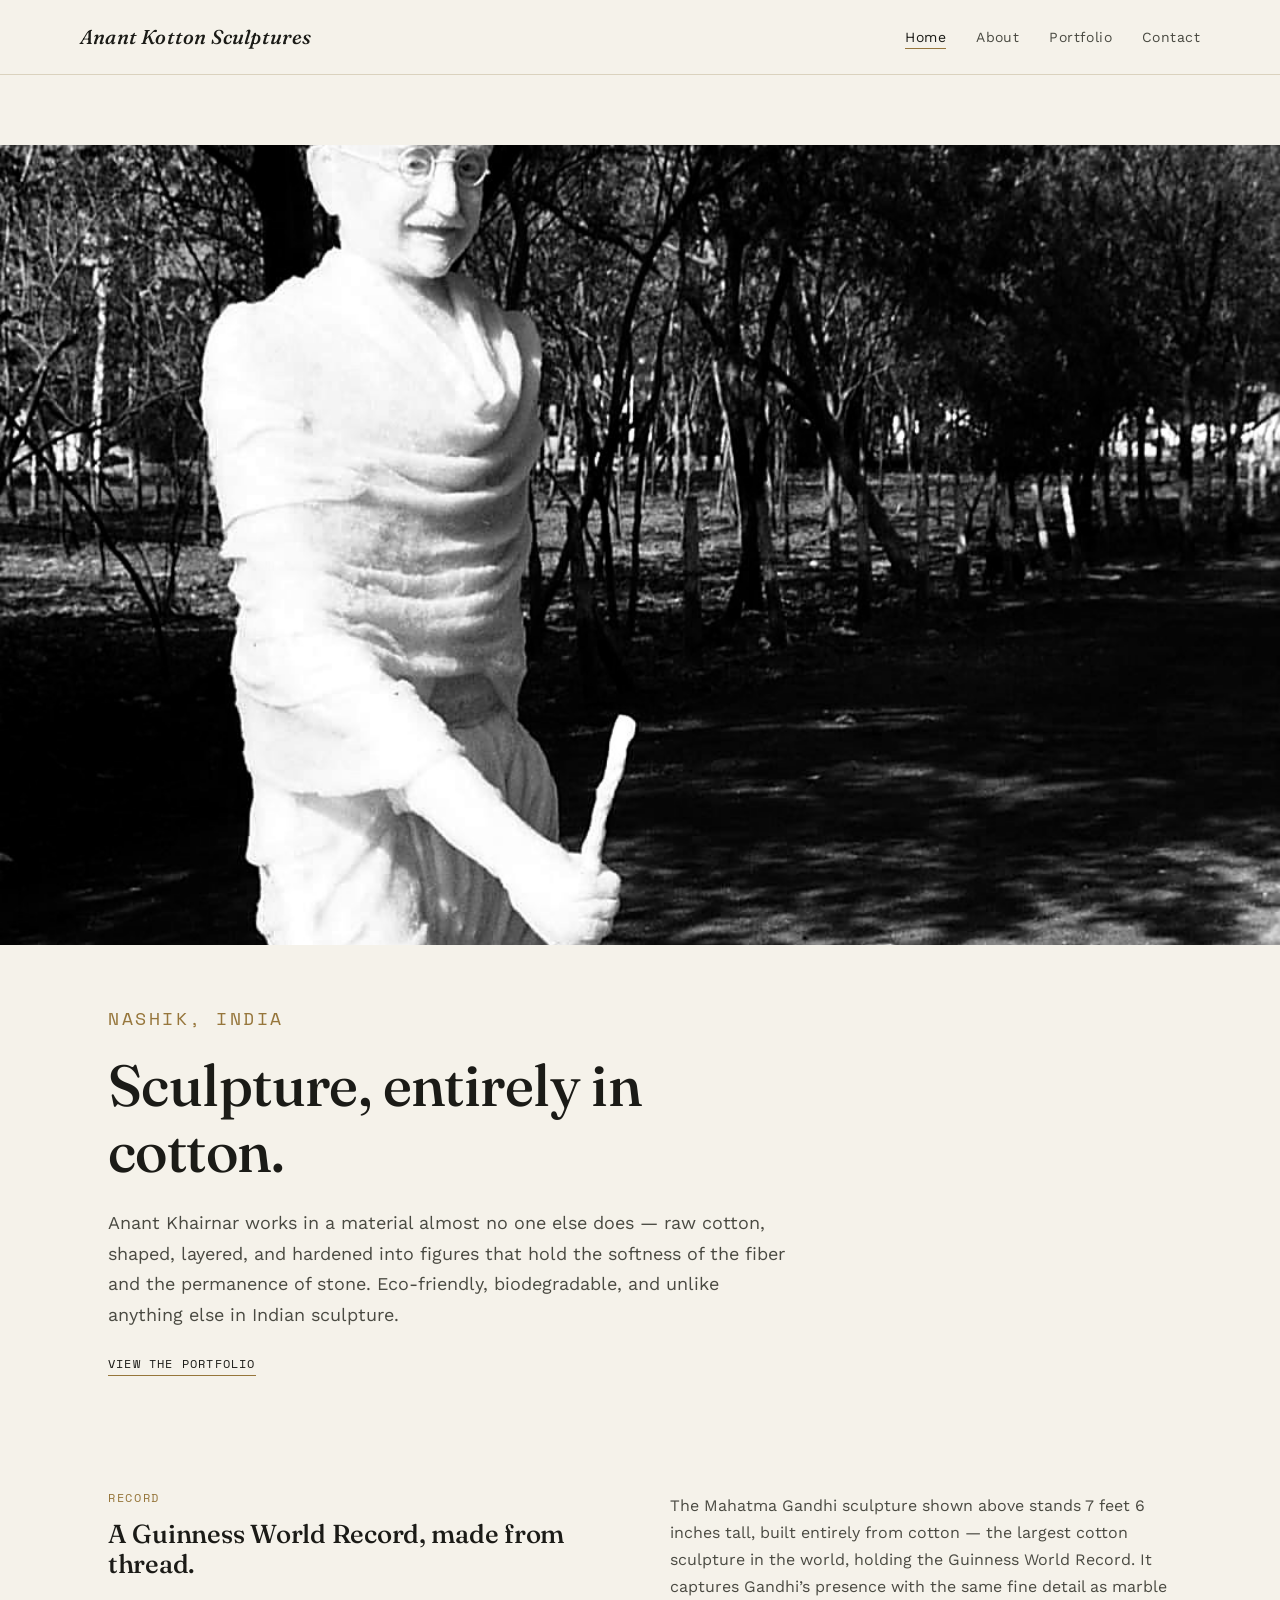
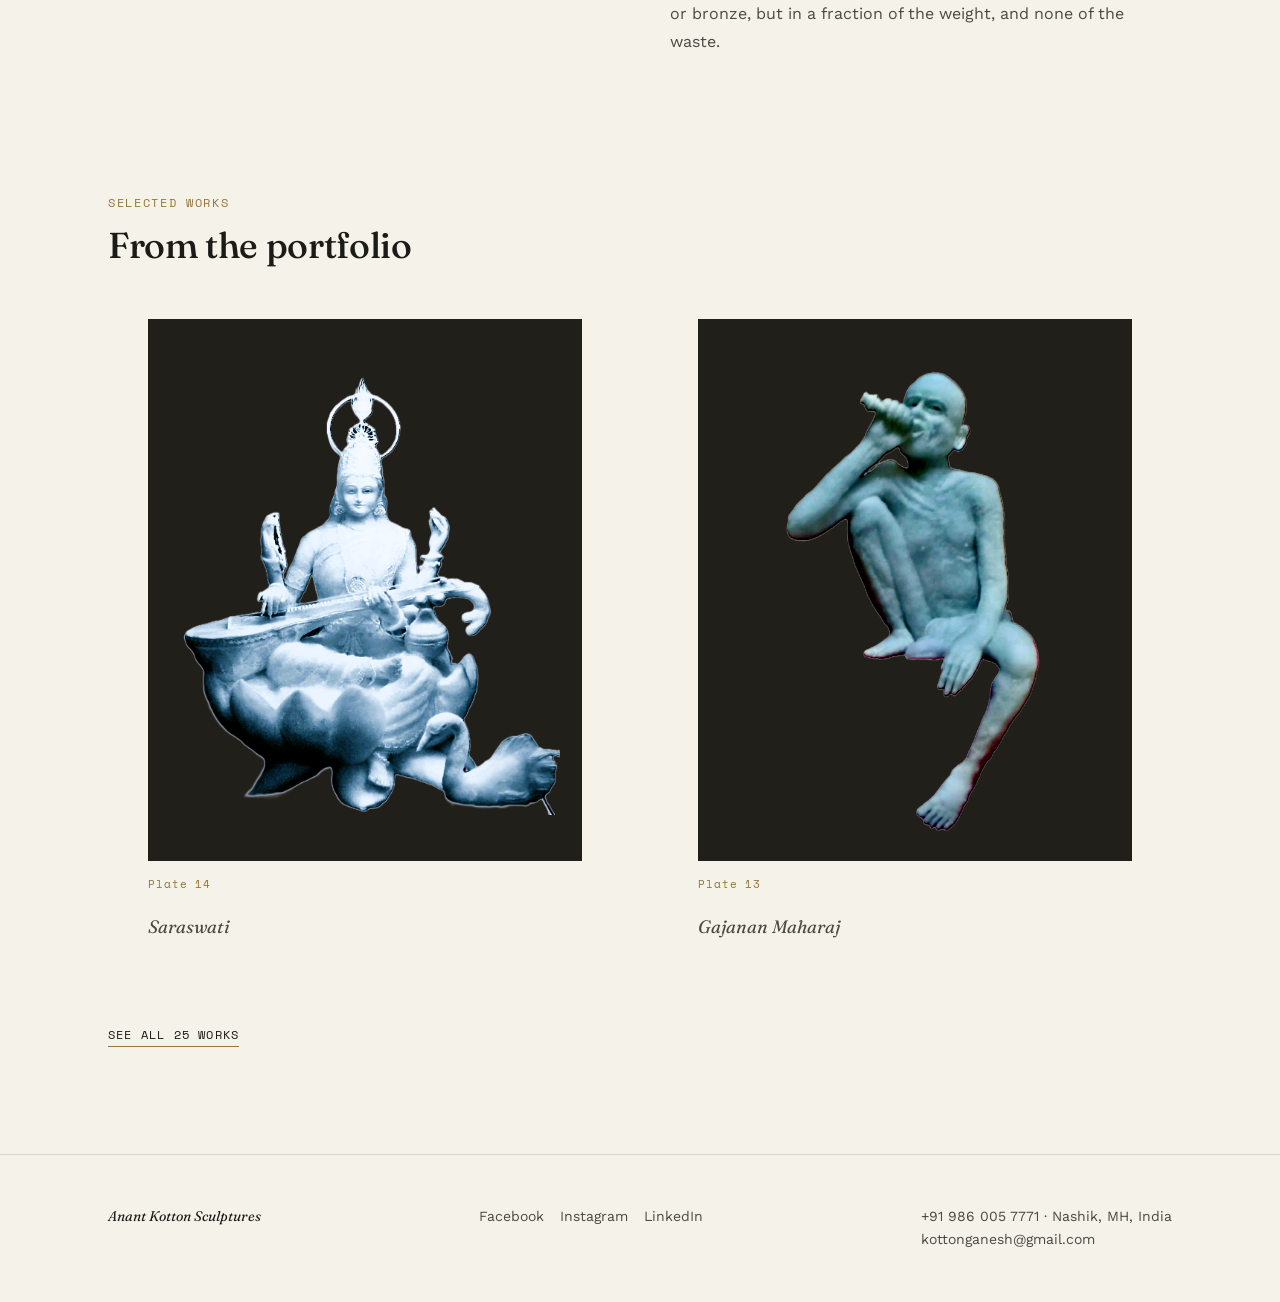
<file: index.html>
<!DOCTYPE html>
<html lang="en">
<head>
<meta charset="UTF-8">
<meta name="viewport" content="width=device-width, initial-scale=1.0">
<title>Anant Kotton Sculptures — Cotton Sculpture by Anant Khairnar</title>
<meta name="description" content="Innovative sculpture made entirely from cotton. Portfolio of Anant Khairnar, Nashik, India — eco-friendly, durable, one-of-a-kind.">
<link rel="stylesheet" href="styles.css">
</head>
<body>

<header class="site-header">
  <div class="wrap header-inner">
    <a href="index.html" class="wordmark">Anant Kotton Sculptures</a>
    <nav class="main-nav">
      <ul>
        <li><a href="index.html" class="active">Home</a></li>
        <li><a href="about.html">About</a></li>
        <li><a href="portfolio.html">Portfolio</a></li>
        <li><a href="contact.html">Contact</a></li>
      </ul>
    </nav>
  </div>
</header>

<div class="hero">
  <div class="hero-media">
    <img src="images/gandhi-park.jpg" alt="Life-size cotton sculpture of Mahatma Gandhi, walking with a staff">
  </div>
  <div class="wrap">
    <div class="hero-text">
      <p class="label">Nashik, India</p>
      <h1>Sculpture, entirely in cotton.</h1>
      <p>Anant Khairnar works in a material almost no one else does — raw cotton, shaped, layered, and hardened into figures that hold the softness of the fiber and the permanence of stone. Eco-friendly, biodegradable, and unlike anything else in Indian sculpture.</p>
      <a href="portfolio.html" class="text-link">View the Portfolio</a>
    </div>
  </div>
</div>

<section class="tight">
  <div class="wrap two-col">
    <div>
      <p class="label">Record</p>
      <h2 style="font-size:26px;">A Guinness World Record, made from thread.</h2>
    </div>
    <div>
      <p>The Mahatma Gandhi sculpture shown above stands 7 feet 6 inches tall, built entirely from cotton — the largest cotton sculpture in the world, holding the Guinness World Record. It captures Gandhi&rsquo;s presence with the same fine detail as marble or bronze, but in a fraction of the weight, and none of the waste.</p>
    </div>
  </div>
</section>

<section>
  <div class="wrap">
    <div class="section-head">
      <p class="label">Selected Works</p>
      <h2>From the portfolio</h2>
    </div>
    <div class="featured-grid">
      <figure class="featured-item">
        <div class="plate-media"><img src="images/saraswati.png" alt="Cotton sculpture of the goddess Saraswati, seated on a lotus"></div>
        <figcaption>
          <p class="cap-plate">Plate 14</p>
          <p class="cap-title">Saraswati</p>
        </figcaption>
      </figure>
      <figure class="featured-item">
        <div class="plate-media"><img src="images/gajanan-maharaj.png" alt="Cotton sculpture of Gajanan Maharaj, seated ascetic figure"></div>
        <figcaption>
          <p class="cap-plate">Plate 13</p>
          <p class="cap-title">Gajanan Maharaj</p>
        </figcaption>
      </figure>
    </div>
    <p style="margin-top:44px;"><a href="portfolio.html" class="text-link">See all 25 works</a></p>
  </div>
</section>

<footer class="site-footer">
  <div class="wrap footer-inner">
    <div class="footer-mark">Anant Kotton Sculptures</div>
    <ul class="footer-social">
      <li><a href="#">Facebook</a></li>
      <li><a href="#">Instagram</a></li>
      <li><a href="#">LinkedIn</a></li>
    </ul>
    <div>
      +91 986 005 7771 &middot; Nashik, MH, India<br>
      kottonganesh@gmail.com
    </div>
  </div>
</footer>

</body>
</html>
</file>
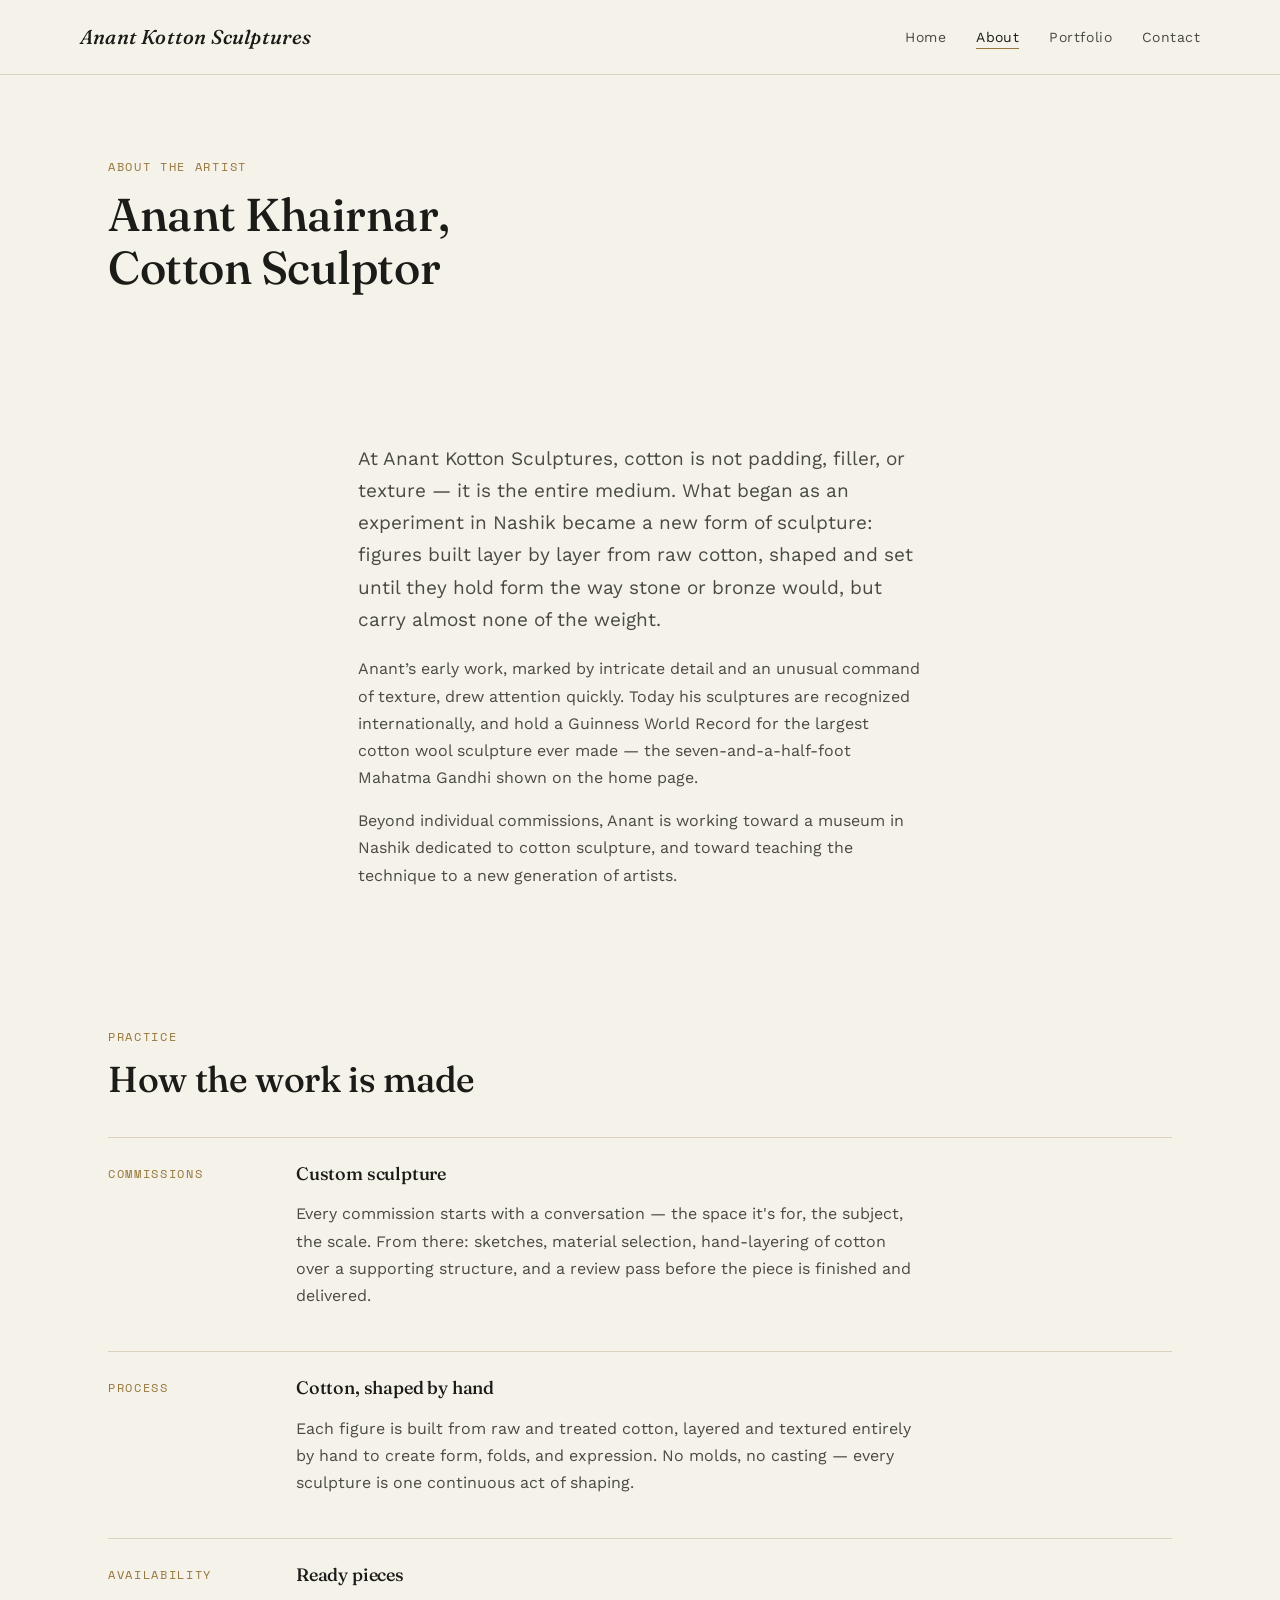
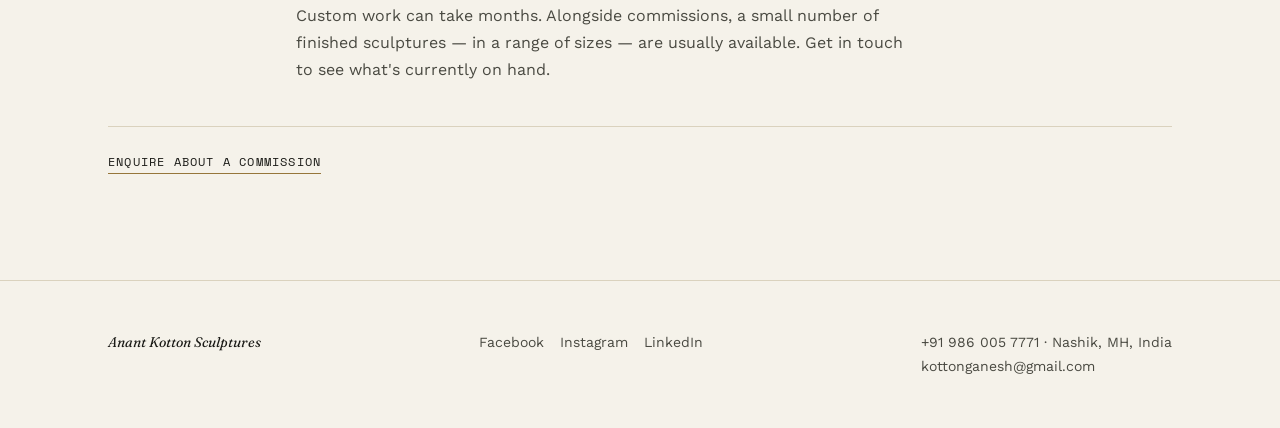
<file: about.html>
<!DOCTYPE html>
<html lang="en">
<head>
<meta charset="UTF-8">
<meta name="viewport" content="width=device-width, initial-scale=1.0">
<title>About — Anant Khairnar, Cotton Sculptor</title>
<meta name="description" content="Journey of Anant Khairnar, the world's first cotton sculptor, based in Nashik, India.">
<link rel="stylesheet" href="styles.css">
</head>
<body>

<header class="site-header">
  <div class="wrap header-inner">
    <a href="index.html" class="wordmark">Anant Kotton Sculptures</a>
    <nav class="main-nav">
      <ul>
        <li><a href="index.html">Home</a></li>
        <li><a href="about.html" class="active">About</a></li>
        <li><a href="portfolio.html">Portfolio</a></li>
        <li><a href="contact.html">Contact</a></li>
      </ul>
    </nav>
  </div>
</header>

<section>
  <div class="wrap">
    <p class="label">About the Artist</p>
    <h1 style="font-size:clamp(30px,4vw,46px);max-width:16ch;">Anant Khairnar, Cotton Sculptor</h1>
  </div>
</section>

<section class="tight">
  <div class="wrap col">
    <p style="font-size:19px;">At Anant Kotton Sculptures, cotton is not padding, filler, or texture — it is the entire medium. What began as an experiment in Nashik became a new form of sculpture: figures built layer by layer from raw cotton, shaped and set until they hold form the way stone or bronze would, but carry almost none of the weight.</p>
    <p>Anant&rsquo;s early work, marked by intricate detail and an unusual command of texture, drew attention quickly. Today his sculptures are recognized internationally, and hold a Guinness World Record for the largest cotton wool sculpture ever made — the seven-and-a-half-foot Mahatma Gandhi shown on the home page.</p>
    <p>Beyond individual commissions, Anant is working toward a museum in Nashik dedicated to cotton sculpture, and toward teaching the technique to a new generation of artists.</p>
  </div>
</section>

<section>
  <div class="wrap">
    <div class="section-head">
      <p class="label">Practice</p>
      <h2>How the work is made</h2>
    </div>
    <ul class="practice-list">
      <li>
        <div class="label">Commissions</div>
        <div>
          <h4>Custom sculpture</h4>
          <p>Every commission starts with a conversation — the space it's for, the subject, the scale. From there: sketches, material selection, hand-layering of cotton over a supporting structure, and a review pass before the piece is finished and delivered.</p>
        </div>
      </li>
      <li>
        <div class="label">Process</div>
        <div>
          <h4>Cotton, shaped by hand</h4>
          <p>Each figure is built from raw and treated cotton, layered and textured entirely by hand to create form, folds, and expression. No molds, no casting — every sculpture is one continuous act of shaping.</p>
        </div>
      </li>
      <li>
        <div class="label">Availability</div>
        <div>
          <h4>Ready pieces</h4>
          <p>Custom work can take months. Alongside commissions, a small number of finished sculptures — in a range of sizes — are usually available. Get in touch to see what's currently on hand.</p>
        </div>
      </li>
    </ul>
    <p style="margin-top:20px;"><a href="contact.html" class="text-link">Enquire about a commission</a></p>
  </div>
</section>

<footer class="site-footer">
  <div class="wrap footer-inner">
    <div class="footer-mark">Anant Kotton Sculptures</div>
    <ul class="footer-social">
      <li><a href="#">Facebook</a></li>
      <li><a href="#">Instagram</a></li>
      <li><a href="#">LinkedIn</a></li>
    </ul>
    <div>
      +91 986 005 7771 &middot; Nashik, MH, India<br>
      kottonganesh@gmail.com
    </div>
  </div>
</footer>

</body>
</html>
</file>
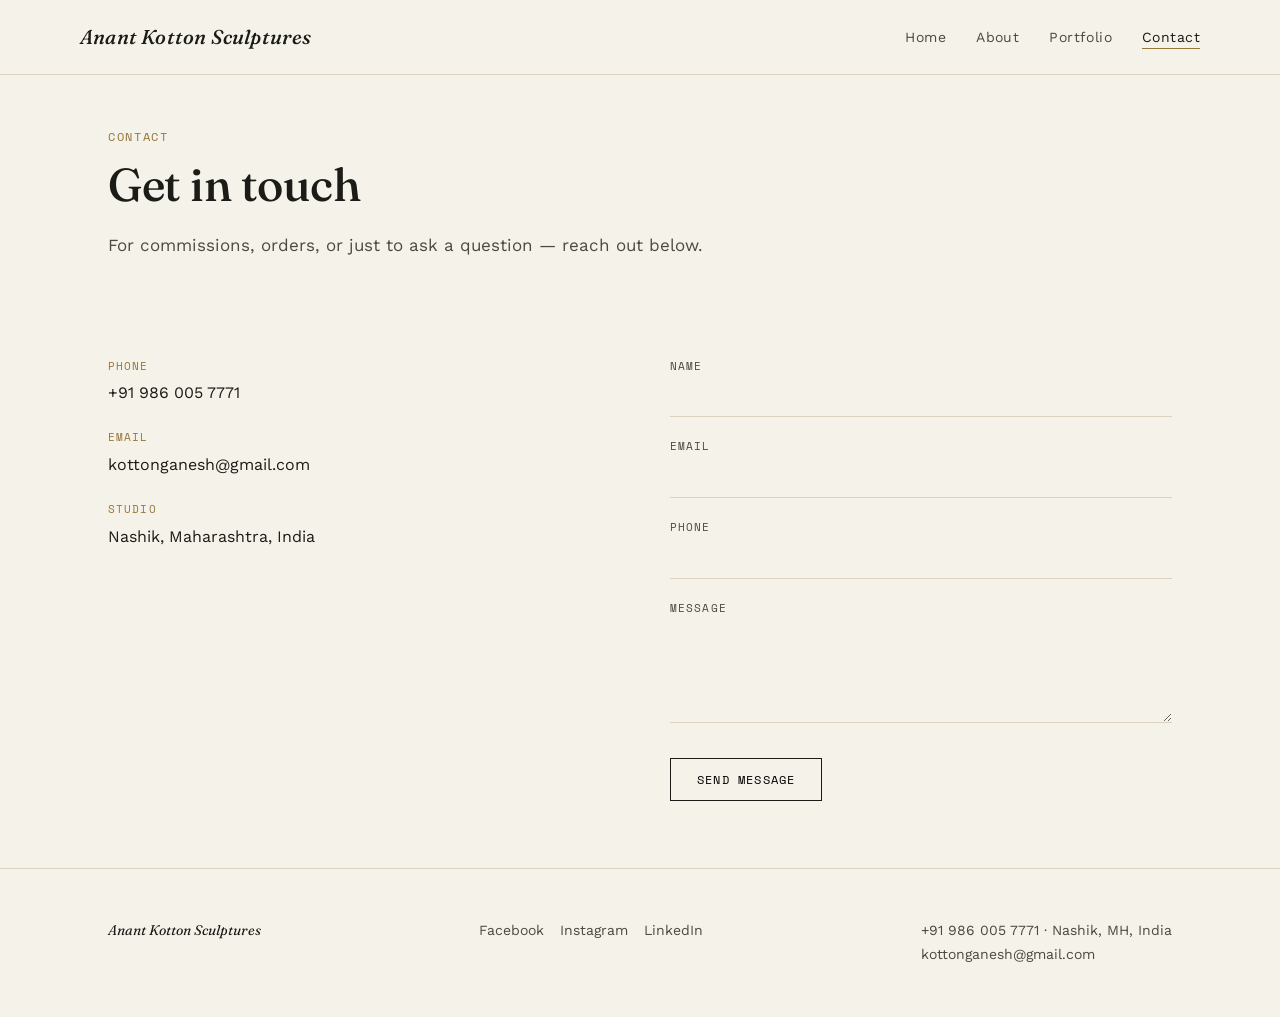
<file: contact.html>
<!DOCTYPE html>
<html lang="en">
<head>
<meta charset="UTF-8">
<meta name="viewport" content="width=device-width, initial-scale=1.0">
<title>Contact — Anant Kotton Sculptures</title>
<meta name="description" content="Get in touch about commissions, orders, or enquiries — Anant Kotton Sculptures, Nashik, India.">
<link rel="stylesheet" href="styles.css">
</head>
<body>

<header class="site-header">
  <div class="wrap header-inner">
    <a href="index.html" class="wordmark">Anant Kotton Sculptures</a>
    <nav class="main-nav">
      <ul>
        <li><a href="index.html">Home</a></li>
        <li><a href="about.html">About</a></li>
        <li><a href="portfolio.html">Portfolio</a></li>
        <li><a href="contact.html" class="active">Contact</a></li>
      </ul>
    </nav>
  </div>
</header>

<section class="tight">
  <div class="wrap">
    <p class="label">Contact</p>
    <h1 style="font-size:clamp(30px,4vw,46px);max-width:14ch;">Get in touch</h1>
    <p class="col" style="font-size:17px;">For commissions, orders, or just to ask a question — reach out below.</p>
  </div>
</section>

<section class="tight">
  <div class="wrap contact-grid">
    <div class="contact-info">
      <dl>
        <dt>Phone</dt>
        <dd>+91 986 005 7771</dd>
        <dt>Email</dt>
        <dd>kottonganesh@gmail.com</dd>
        <dt>Studio</dt>
        <dd>Nashik, Maharashtra, India</dd>
      </dl>
      <iframe class="map-embed" loading="lazy"
        src="https://www.google.com/maps?q=Chaitanya+Nagar+Road,+Nashik+422013+MH+India&output=embed">
      </iframe>
    </div>

    <div>
      <!--
        This form has no backend yet. To make it send you real emails,
        sign up free at formspree.io and set the form action to the
        endpoint they give you, e.g.:
        <form class="editorial" action="https://formspree.io/f/yourFormId" method="POST">
      -->
      <form class="editorial">
        <div>
          <label for="fname">Name</label>
          <input type="text" id="fname" name="name" required>
        </div>
        <div>
          <label for="email">Email</label>
          <input type="email" id="email" name="email" required>
        </div>
        <div>
          <label for="phone">Phone</label>
          <input type="tel" id="phone" name="phone">
        </div>
        <div>
          <label for="message">Message</label>
          <textarea id="message" name="message"></textarea>
        </div>
        <button type="submit">Send message</button>
      </form>
    </div>
  </div>
</section>

<footer class="site-footer">
  <div class="wrap footer-inner">
    <div class="footer-mark">Anant Kotton Sculptures</div>
    <ul class="footer-social">
      <li><a href="#">Facebook</a></li>
      <li><a href="#">Instagram</a></li>
      <li><a href="#">LinkedIn</a></li>
    </ul>
    <div>
      +91 986 005 7771 &middot; Nashik, MH, India<br>
      kottonganesh@gmail.com
    </div>
  </div>
</footer>

</body>
</html>
</file>
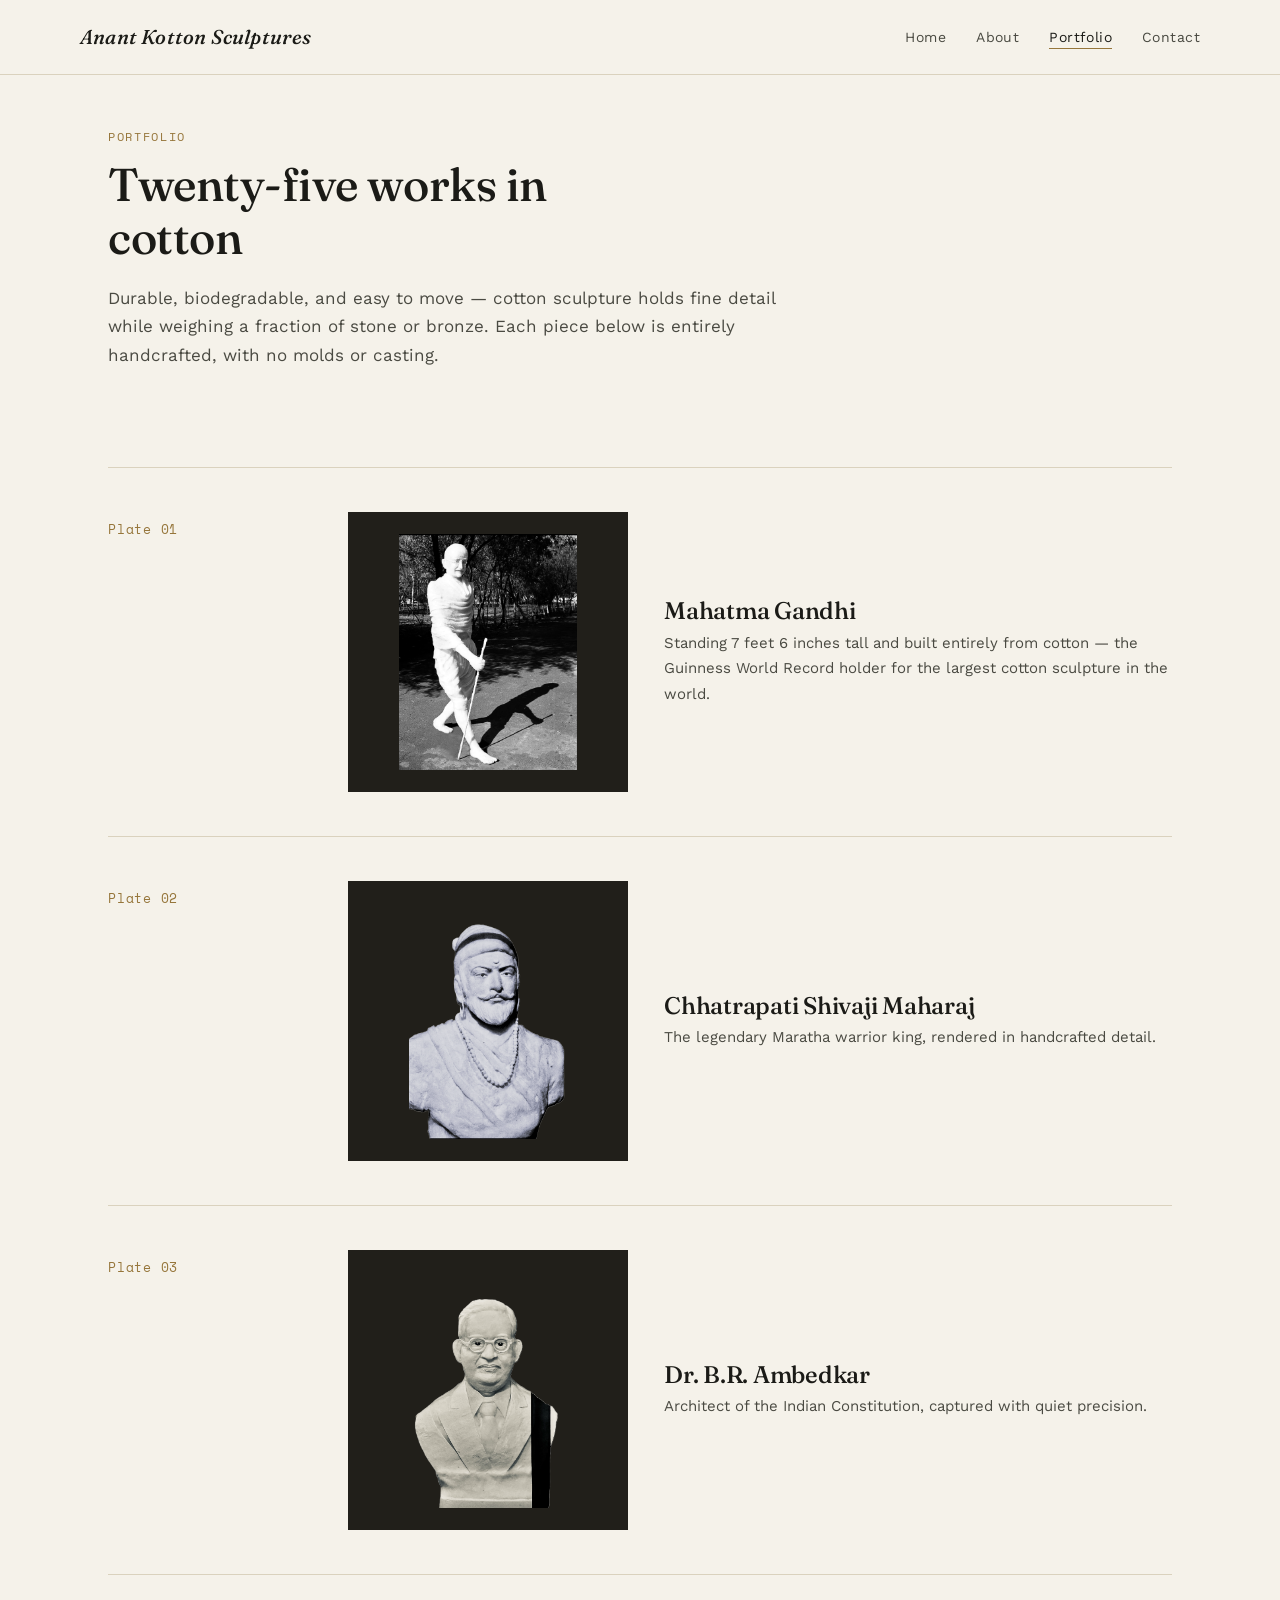
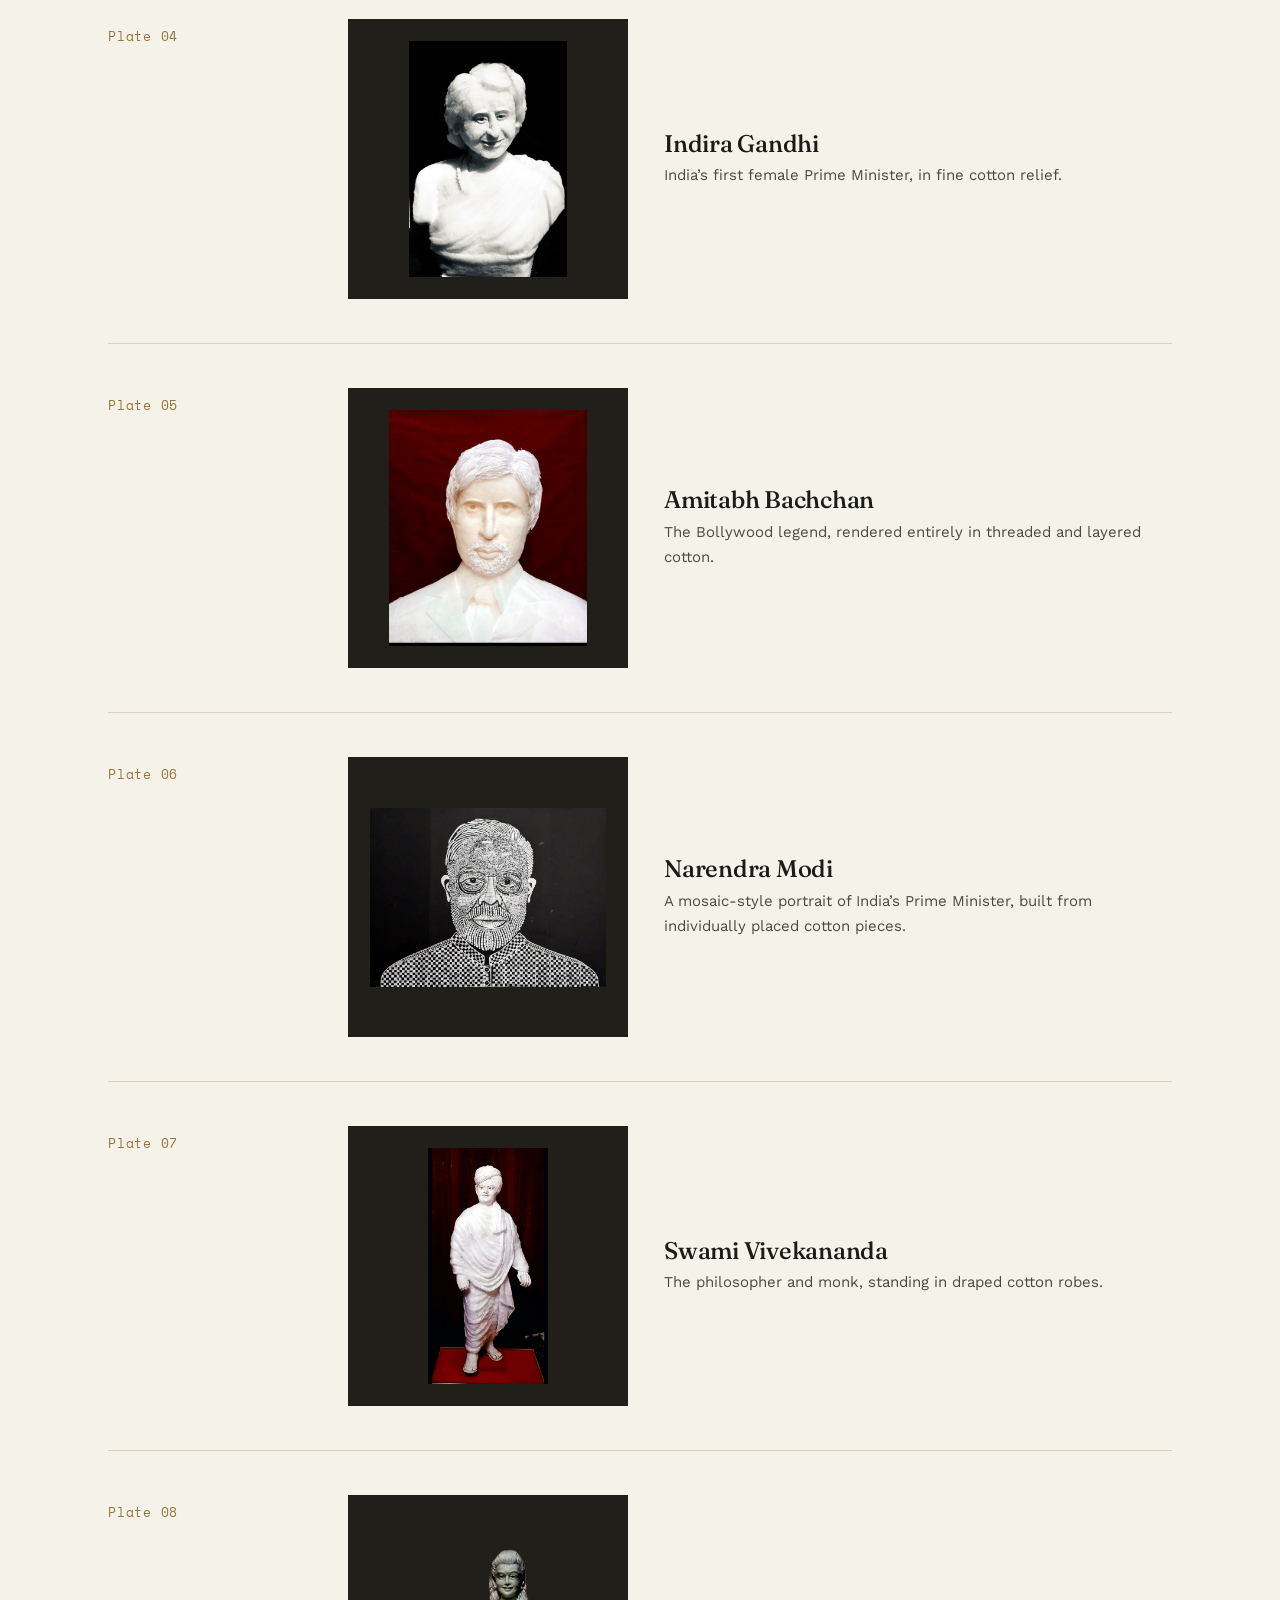
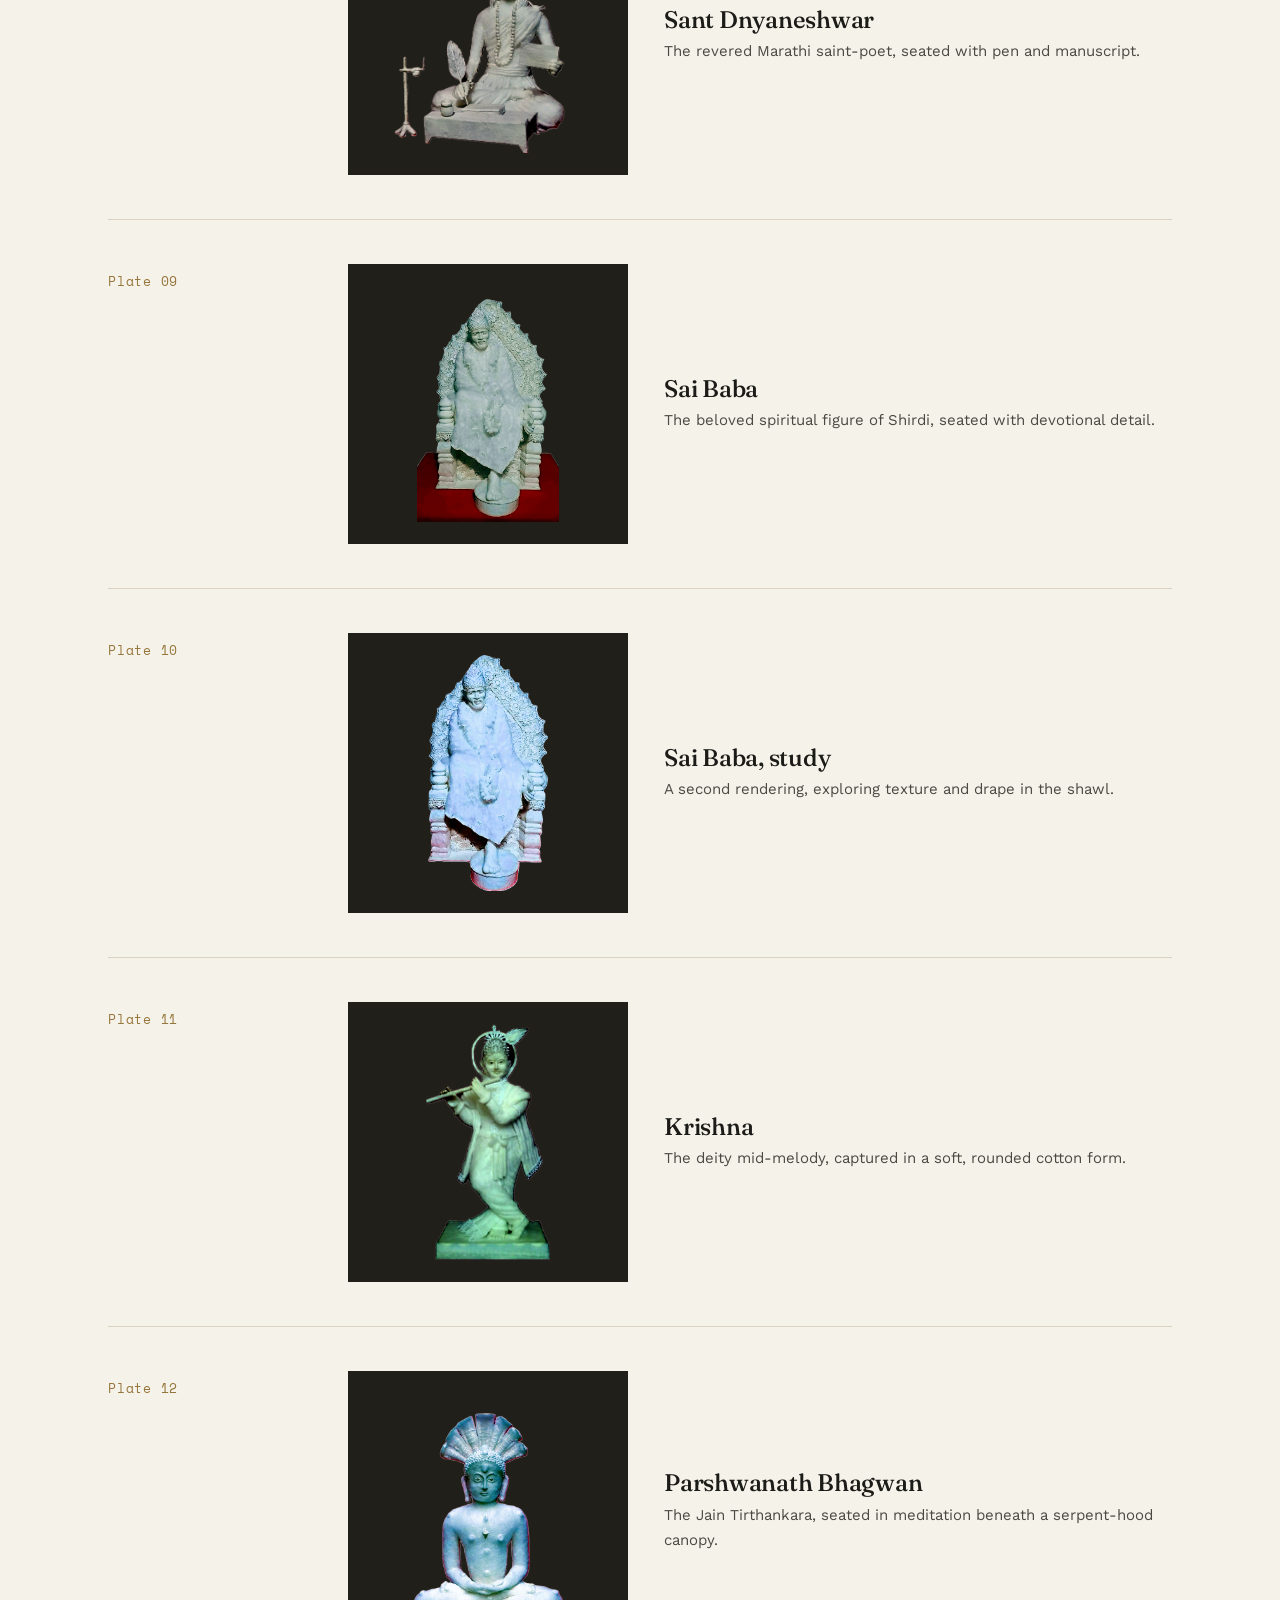
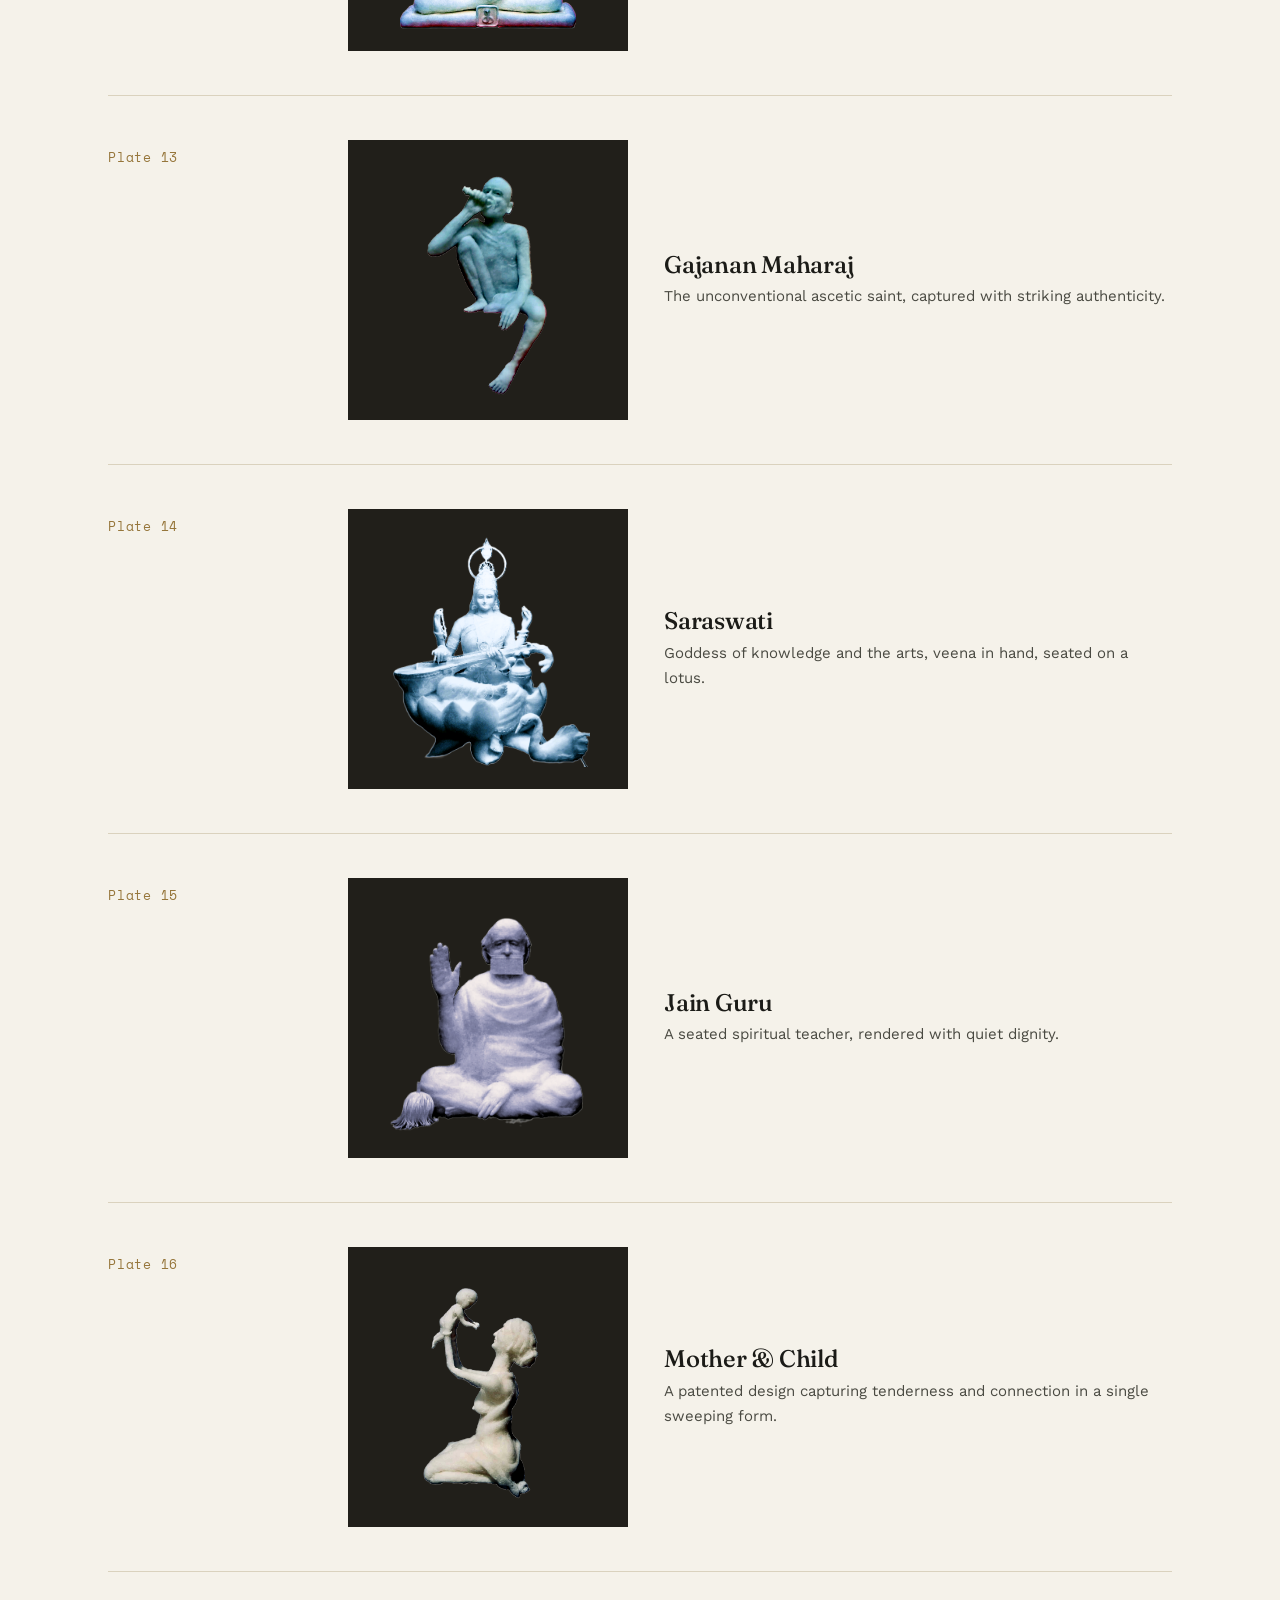
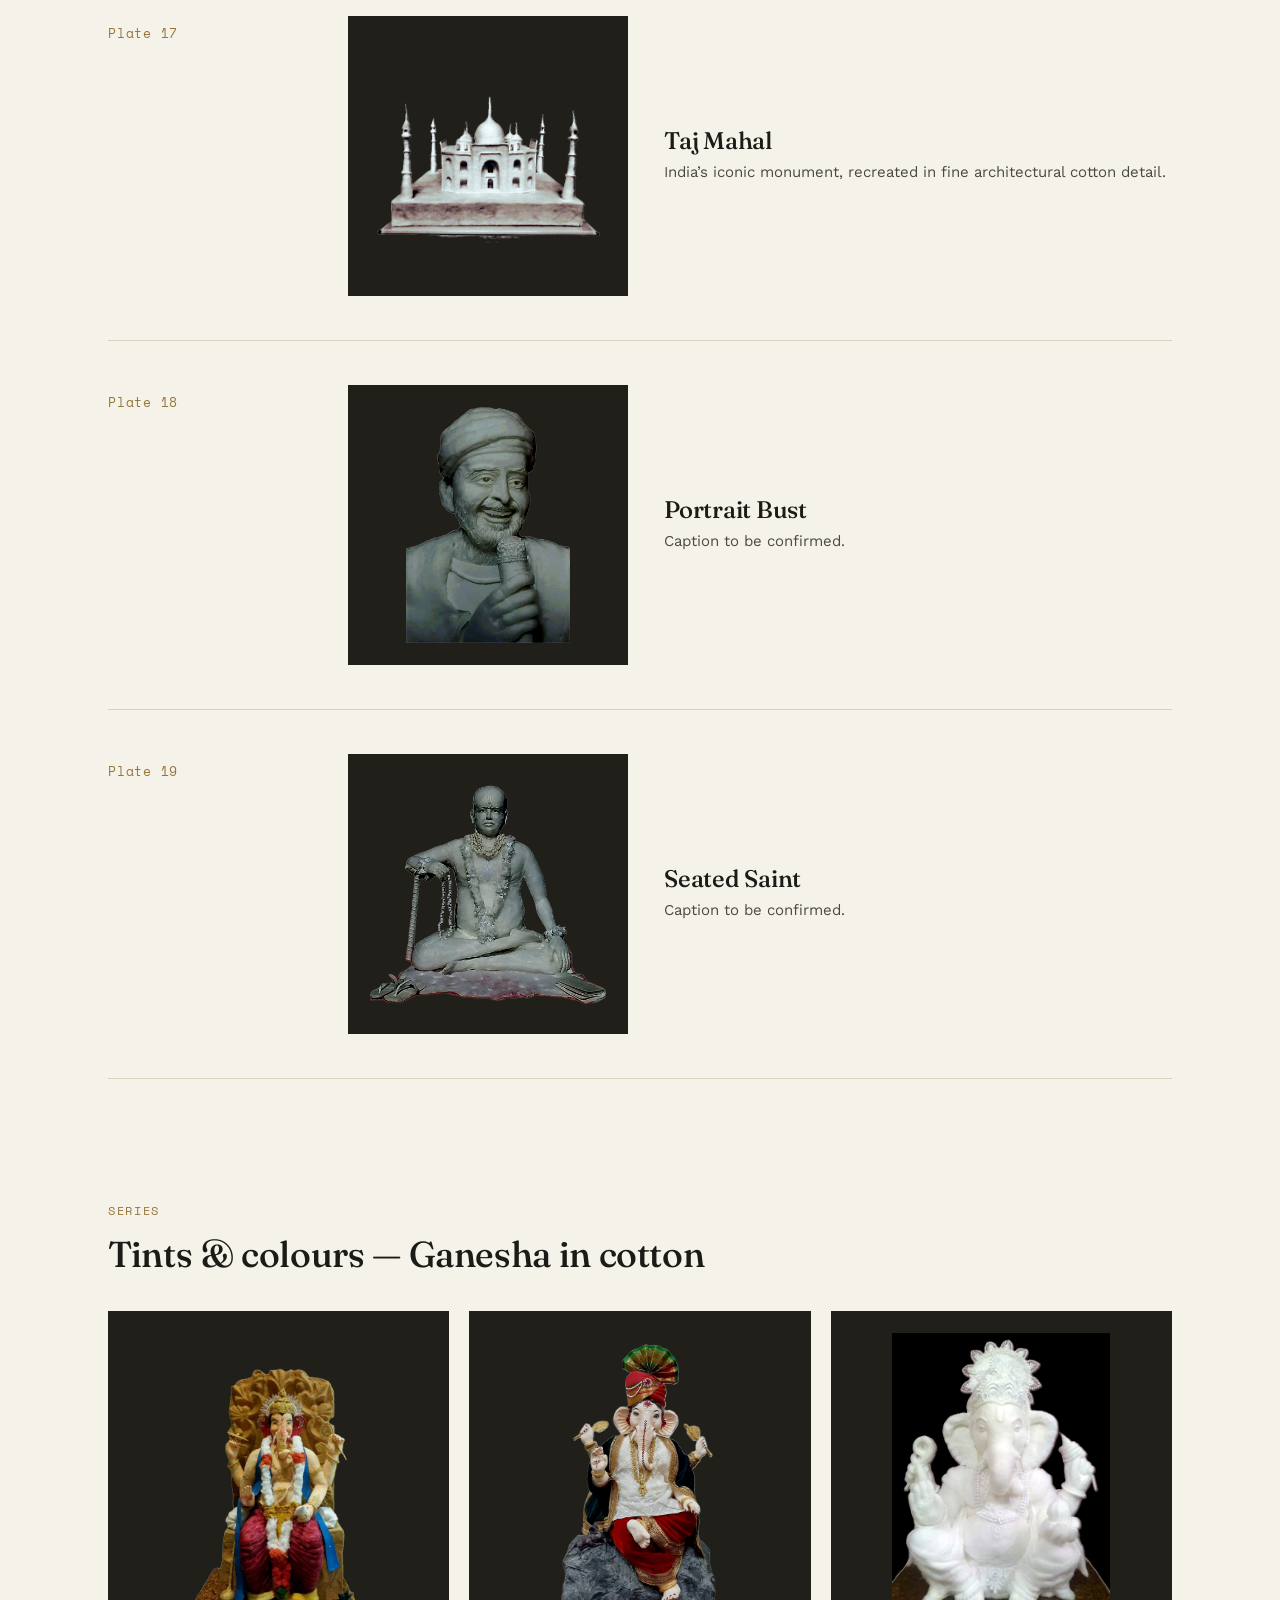
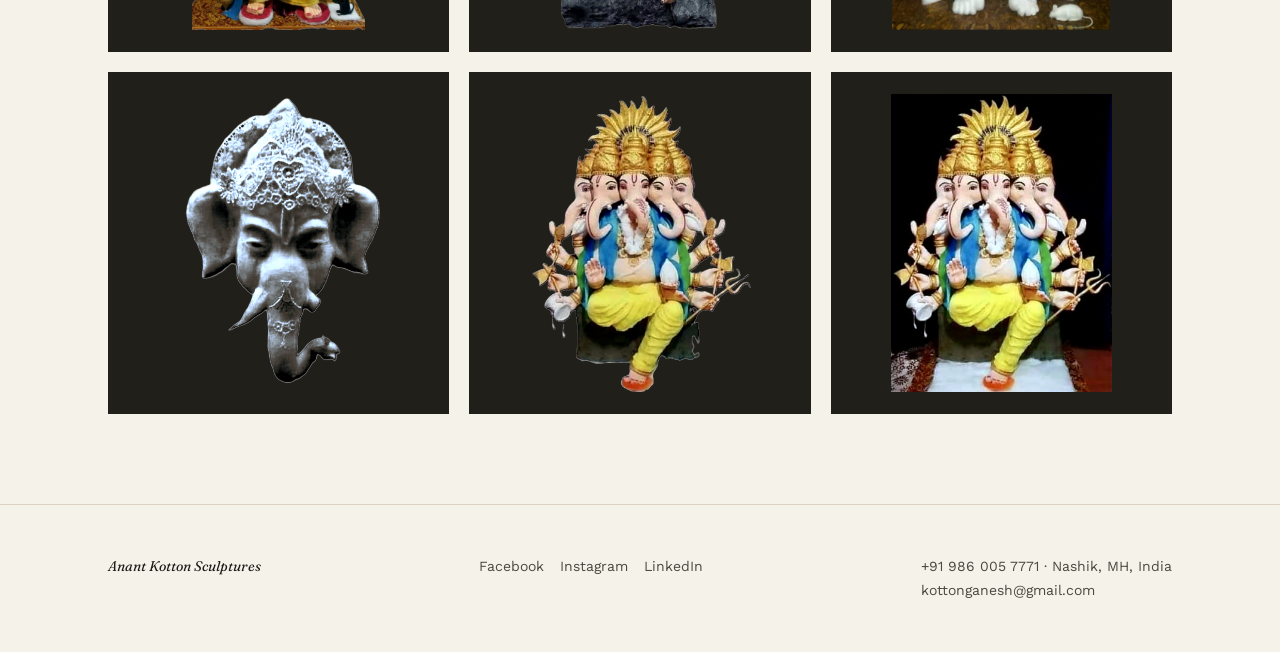
<file: portfolio.html>
<!DOCTYPE html>
<html lang="en">
<head>
<meta charset="UTF-8">
<meta name="viewport" content="width=device-width, initial-scale=1.0">
<title>Portfolio — Anant Kotton Sculptures</title>
<meta name="description" content="Portfolio of cotton sculptures by Anant Khairnar — portraits, deities, and monuments, entirely handcrafted from cotton.">
<link rel="stylesheet" href="styles.css">
</head>
<body>

<header class="site-header">
  <div class="wrap header-inner">
    <a href="index.html" class="wordmark">Anant Kotton Sculptures</a>
    <nav class="main-nav">
      <ul>
        <li><a href="index.html">Home</a></li>
        <li><a href="about.html">About</a></li>
        <li><a href="portfolio.html" class="active">Portfolio</a></li>
        <li><a href="contact.html">Contact</a></li>
      </ul>
    </nav>
  </div>
</header>

<section class="tight">
  <div class="wrap">
    <p class="label">Portfolio</p>
    <h1 style="font-size:clamp(30px,4vw,46px);max-width:16ch;">Twenty-five works in cotton</h1>
    <p class="col" style="font-size:17px;">Durable, biodegradable, and easy to move — cotton sculpture holds fine detail while weighing a fraction of stone or bronze. Each piece below is entirely handcrafted, with no molds or casting.</p>
  </div>
</section>

<section class="tight">
  <div class="wrap">

    <div class="plate">
      <div class="plate-num">Plate 01</div>
      <div class="plate-body">
        <div class="plate-media"><img src="images/gandhi-park.jpg" alt="Mahatma Gandhi cotton sculpture, walking with a staff"></div>
        <div>
          <h3 class="plate-title">Mahatma Gandhi</h3>
          <p class="plate-desc">Standing 7 feet 6 inches tall and built entirely from cotton — the Guinness World Record holder for the largest cotton sculpture in the world.</p>
        </div>
      </div>
    </div>

    <div class="plate">
      <div class="plate-num">Plate 02</div>
      <div class="plate-body">
        <div class="plate-media"><img src="images/shivaji.png" alt="Chhatrapati Shivaji Maharaj cotton sculpture"></div>
        <div>
          <h3 class="plate-title">Chhatrapati Shivaji Maharaj</h3>
          <p class="plate-desc">The legendary Maratha warrior king, rendered in handcrafted detail.</p>
        </div>
      </div>
    </div>

    <div class="plate">
      <div class="plate-num">Plate 03</div>
      <div class="plate-body">
        <div class="plate-media"><img src="images/ambedkar.png" alt="Dr. B.R. Ambedkar cotton sculpture"></div>
        <div>
          <h3 class="plate-title">Dr. B.R. Ambedkar</h3>
          <p class="plate-desc">Architect of the Indian Constitution, captured with quiet precision.</p>
        </div>
      </div>
    </div>

    <div class="plate">
      <div class="plate-num">Plate 04</div>
      <div class="plate-body">
        <div class="plate-media"><img src="images/indira-gandhi.jpg" alt="Indira Gandhi cotton sculpture bust"></div>
        <div>
          <h3 class="plate-title">Indira Gandhi</h3>
          <p class="plate-desc">India&rsquo;s first female Prime Minister, in fine cotton relief.</p>
        </div>
      </div>
    </div>

    <div class="plate">
      <div class="plate-num">Plate 05</div>
      <div class="plate-body">
        <div class="plate-media"><img src="images/amitabh-bachchan.jpg" alt="Amitabh Bachchan cotton sculpture bust"></div>
        <div>
          <h3 class="plate-title">Amitabh Bachchan</h3>
          <p class="plate-desc">The Bollywood legend, rendered entirely in threaded and layered cotton.</p>
        </div>
      </div>
    </div>

    <div class="plate">
      <div class="plate-num">Plate 06</div>
      <div class="plate-body">
        <div class="plate-media"><img src="images/modi-mosaic.jpg" alt="Narendra Modi cotton mosaic portrait"></div>
        <div>
          <h3 class="plate-title">Narendra Modi</h3>
          <p class="plate-desc">A mosaic-style portrait of India&rsquo;s Prime Minister, built from individually placed cotton pieces.</p>
        </div>
      </div>
    </div>

    <div class="plate">
      <div class="plate-num">Plate 07</div>
      <div class="plate-body">
        <div class="plate-media"><img src="images/vivekananda.jpg" alt="Swami Vivekananda cotton sculpture, standing figure"></div>
        <div>
          <h3 class="plate-title">Swami Vivekananda</h3>
          <p class="plate-desc">The philosopher and monk, standing in draped cotton robes.</p>
        </div>
      </div>
    </div>

    <div class="plate">
      <div class="plate-num">Plate 08</div>
      <div class="plate-body">
        <div class="plate-media"><img src="images/dnyaneshwar.png" alt="Sant Dnyaneshwar cotton sculpture"></div>
        <div>
          <h3 class="plate-title">Sant Dnyaneshwar</h3>
          <p class="plate-desc">The revered Marathi saint-poet, seated with pen and manuscript.</p>
        </div>
      </div>
    </div>

    <div class="plate">
      <div class="plate-num">Plate 09</div>
      <div class="plate-body">
        <div class="plate-media"><img src="images/sai-baba-1.png" alt="Shirdi Sai Baba cotton sculpture, seated"></div>
        <div>
          <h3 class="plate-title">Sai Baba</h3>
          <p class="plate-desc">The beloved spiritual figure of Shirdi, seated with devotional detail.</p>
        </div>
      </div>
    </div>

    <div class="plate">
      <div class="plate-num">Plate 10</div>
      <div class="plate-body">
        <div class="plate-media"><img src="images/sai-baba-2.png" alt="Shirdi Sai Baba cotton sculpture, alternate study"></div>
        <div>
          <h3 class="plate-title">Sai Baba, study</h3>
          <p class="plate-desc">A second rendering, exploring texture and drape in the shawl.</p>
        </div>
      </div>
    </div>

    <div class="plate">
      <div class="plate-num">Plate 11</div>
      <div class="plate-body">
        <div class="plate-media"><img src="images/krishna.png" alt="Krishna playing the flute, cotton sculpture"></div>
        <div>
          <h3 class="plate-title">Krishna</h3>
          <p class="plate-desc">The deity mid-melody, captured in a soft, rounded cotton form.</p>
        </div>
      </div>
    </div>

    <div class="plate">
      <div class="plate-num">Plate 12</div>
      <div class="plate-body">
        <div class="plate-media"><img src="images/parshwanath.png" alt="Parshwanath Bhagwan cotton sculpture"></div>
        <div>
          <h3 class="plate-title">Parshwanath Bhagwan</h3>
          <p class="plate-desc">The Jain Tirthankara, seated in meditation beneath a serpent-hood canopy.</p>
        </div>
      </div>
    </div>

    <div class="plate">
      <div class="plate-num">Plate 13</div>
      <div class="plate-body">
        <div class="plate-media"><img src="images/gajanan-maharaj.png" alt="Gajanan Maharaj cotton sculpture"></div>
        <div>
          <h3 class="plate-title">Gajanan Maharaj</h3>
          <p class="plate-desc">The unconventional ascetic saint, captured with striking authenticity.</p>
        </div>
      </div>
    </div>

    <div class="plate">
      <div class="plate-num">Plate 14</div>
      <div class="plate-body">
        <div class="plate-media"><img src="images/saraswati.png" alt="Saraswati cotton sculpture, seated on a lotus with a swan"></div>
        <div>
          <h3 class="plate-title">Saraswati</h3>
          <p class="plate-desc">Goddess of knowledge and the arts, veena in hand, seated on a lotus.</p>
        </div>
      </div>
    </div>

    <div class="plate">
      <div class="plate-num">Plate 15</div>
      <div class="plate-body">
        <div class="plate-media"><img src="images/jain-guru.png" alt="Jain Guru cotton sculpture, seated"></div>
        <div>
          <h3 class="plate-title">Jain Guru</h3>
          <p class="plate-desc">A seated spiritual teacher, rendered with quiet dignity.</p>
        </div>
      </div>
    </div>

    <div class="plate">
      <div class="plate-num">Plate 16</div>
      <div class="plate-body">
        <div class="plate-media"><img src="images/mother-child.png" alt="Mother holding a child, cotton sculpture"></div>
        <div>
          <h3 class="plate-title">Mother &amp; Child</h3>
          <p class="plate-desc">A patented design capturing tenderness and connection in a single sweeping form.</p>
        </div>
      </div>
    </div>

    <div class="plate">
      <div class="plate-num">Plate 17</div>
      <div class="plate-body">
        <div class="plate-media"><img src="images/taj-mahal.png" alt="Taj Mahal model in cotton art"></div>
        <div>
          <h3 class="plate-title">Taj Mahal</h3>
          <p class="plate-desc">India&rsquo;s iconic monument, recreated in fine architectural cotton detail.</p>
        </div>
      </div>
    </div>

    <div class="plate">
      <div class="plate-num">Plate 18</div>
      <div class="plate-body">
        <div class="plate-media"><img src="images/old-man-bust.png" alt="Portrait bust cotton sculpture, caption to be confirmed"></div>
        <div>
          <h3 class="plate-title">Portrait Bust</h3>
          <p class="plate-desc">Caption to be confirmed.</p>
        </div>
      </div>
    </div>

    <div class="plate">
      <div class="plate-num">Plate 19</div>
      <div class="plate-body">
        <div class="plate-media"><img src="images/maharaj.png" alt="Seated saint cotton sculpture, caption to be confirmed"></div>
        <div>
          <h3 class="plate-title">Seated Saint</h3>
          <p class="plate-desc">Caption to be confirmed.</p>
        </div>
      </div>
    </div>

  </div>
</section>

<section>
  <div class="wrap">
    <div class="section-head">
      <p class="label">Series</p>
      <h2>Tints &amp; colours — Ganesha in cotton</h2>
    </div>
    <div class="strip">
      <figure><div class="plate-media"><img src="images/lalbaug-ganpati.png" alt="Ornate cotton sculpture of Ganesha, richly dressed"></div></figure>
      <figure><div class="plate-media"><img src="images/color-ganpati-rock.png" alt="Cotton sculpture of Ganesha seated on a rock in colourful attire"></div></figure>
      <figure><div class="plate-media"><img src="images/sitting-ganpati.png" alt="Cotton sculpture of Ganesha, seated pose"></div></figure>
      <figure><div class="plate-media"><img src="images/ganpati-face.png" alt="Close-up of Ganesha's face, cotton sculpture"></div></figure>
      <figure><div class="plate-media"><img src="images/panchmukhi-ganesh-1.png" alt="Five-headed Panchmukhi Ganesha, cotton sculpture"></div></figure>
      <figure><div class="plate-media"><img src="images/panchmukhi-ganesh-2.jpg" alt="Five-headed Panchmukhi Ganesha, cotton sculpture, alternate view"></div></figure>
    </div>
  </div>
</section>

<footer class="site-footer">
  <div class="wrap footer-inner">
    <div class="footer-mark">Anant Kotton Sculptures</div>
    <ul class="footer-social">
      <li><a href="#">Facebook</a></li>
      <li><a href="#">Instagram</a></li>
      <li><a href="#">LinkedIn</a></li>
    </ul>
    <div>
      +91 986 005 7771 &middot; Nashik, MH, India<br>
      kottonganesh@gmail.com
    </div>
  </div>
</footer>

<script>
  const plates = document.querySelectorAll('.plate');
  const io = new IntersectionObserver((entries) => {
    entries.forEach(entry => {
      if (entry.isIntersecting) {
        entry.target.classList.add('in');
        io.unobserve(entry.target);
      }
    });
  }, { threshold: 0.15 });
  plates.forEach(p => io.observe(p));
</script>

</body>
</html>
</file>
<file: styles.css>
@import url('https://fonts.googleapis.com/css2?family=Fraunces:ital,opsz,wght@0,9..144,300;0,9..144,500;0,9..144,600;1,9..144,500&family=Work+Sans:wght@300;400;500;600&family=Space+Mono:wght@400;700&display=swap');

:root{
  --paper:#F5F2EA;
  --paper-deep:#ECE6D8;
  --plate-bg:#211F1A;
  --ink:#1B1B17;
  --ink-soft:#4A4A42;
  --brass:#96763B;
  --line:#DAD2BE;
}

*{box-sizing:border-box;}
html{scroll-behavior:smooth;}
body{
  margin:0;
  background:var(--paper);
  color:var(--ink);
  font-family:'Work Sans',sans-serif;
  font-weight:400;
  line-height:1.7;
  -webkit-font-smoothing:antialiased;
}
h1,h2,h3,h4{
  font-family:'Fraunces',serif;
  font-weight:500;
  line-height:1.15;
  margin:0 0 .4em;
  letter-spacing:-.01em;
}
em, .italic{font-style:italic;font-family:'Fraunces',serif;}
img{max-width:100%;display:block;}
a{color:var(--ink);}
p{color:var(--ink-soft);max-width:62ch;}

.wrap{max-width:1120px;margin:0 auto;padding:0 28px;}
.col{max-width:62ch;}
.center{margin-left:auto;margin-right:auto;}

.label{
  font-family:'Space Mono',monospace;
  font-size:12px;
  letter-spacing:.14em;
  text-transform:uppercase;
  color:var(--brass);
}

hr.rule{
  border:none;
  border-top:1px solid var(--line);
  margin:0;
}

/* ---- Header ---- */
header.site-header{
  position:sticky;
  top:0;
  z-index:20;
  background:rgba(245,242,234,.92);
  backdrop-filter:blur(6px);
  border-bottom:1px solid var(--line);
}
.header-inner{
  display:flex;
  align-items:center;
  justify-content:space-between;
  padding:20px 0;
  flex-wrap:wrap;
  gap:14px;
}
.wordmark{
  font-family:'Fraunces',serif;
  font-style:italic;
  font-weight:500;
  font-size:20px;
  text-decoration:none;
  color:var(--ink);
  letter-spacing:.01em;
}
nav.main-nav ul{
  list-style:none;
  display:flex;
  gap:30px;
  margin:0;
  padding:0;
}
nav.main-nav a{
  text-decoration:none;
  color:var(--ink-soft);
  font-size:14px;
  letter-spacing:.03em;
  padding-bottom:3px;
  border-bottom:1px solid transparent;
}
nav.main-nav a.active,
nav.main-nav a:hover{
  color:var(--ink);
  border-bottom-color:var(--brass);
}

/* ---- Hero ---- */
.hero{
  position:relative;
  padding:70px 0 0;
}
.hero-media{
  width:100%;
  aspect-ratio:16/10;
  overflow:hidden;
  background:var(--paper-deep);
}
.hero-media img{width:100%;height:100%;object-fit:cover;object-position:center 20%;}
.hero-text{
  padding:40px 0 60px;
  max-width:720px;
}
.hero-text h1{font-size:clamp(34px,5vw,58px);}
.hero-text p{font-size:18px;}

/* ---- Sections ---- */
section{padding:70px 0;}
section.tight{padding:40px 0;}
.section-head{margin-bottom:36px;}
.section-head h2{font-size:clamp(26px,3vw,36px);}

.two-col{
  display:grid;
  grid-template-columns:1fr 1fr;
  gap:60px;
  align-items:start;
}
@media (max-width:760px){
  .two-col{grid-template-columns:1fr;gap:32px;}
}

.plate-media{
  width:100%;
  aspect-ratio:4/5;
  overflow:hidden;
  background:var(--plate-bg);
  padding:22px;
}
.plate-media img{width:100%;height:100%;object-fit:contain;}

/* ---- Featured works (home) ---- */
.featured-grid{
  display:grid;
  grid-template-columns:repeat(2,1fr);
  gap:36px;
}
@media (max-width:760px){
  .featured-grid{grid-template-columns:1fr;}
}
.featured-item figcaption{margin-top:14px;}
.featured-item .cap-title{font-family:'Fraunces',serif;font-size:18px;font-style:italic;}
.featured-item .cap-plate{font-family:'Space Mono',monospace;font-size:11px;color:var(--brass);letter-spacing:.08em;}

/* ---- Portfolio catalog list ---- */
.plate{
  display:grid;
  grid-template-columns:200px 1fr;
  gap:40px;
  align-items:center;
  padding:44px 0;
  border-top:1px solid var(--line);
  opacity:0;
  transform:translateY(16px);
  transition:opacity .6s ease, transform .6s ease;
}
.plate.in{opacity:1;transform:none;}
.plate:last-child{border-bottom:1px solid var(--line);}
.plate-num{
  font-family:'Space Mono',monospace;
  font-size:13px;
  color:var(--brass);
  letter-spacing:.06em;
  align-self:start;
  padding-top:6px;
}
.plate-body{display:grid;grid-template-columns:280px 1fr;gap:36px;align-items:center;}
.plate-body .plate-media{aspect-ratio:1/1;max-width:280px;}
.plate-title{font-size:24px;margin-bottom:6px;}
.plate-desc{font-size:15px;margin:0;}
@media (max-width:760px){
  .plate{grid-template-columns:1fr;gap:16px;}
  .plate-body{grid-template-columns:1fr;}
  .plate-body .plate-media{max-width:none;}
}

/* ---- Colour series strip ---- */
.strip{
  display:grid;
  grid-template-columns:repeat(3,1fr);
  gap:20px;
}
@media (max-width:760px){
  .strip{grid-template-columns:repeat(2,1fr);}
}
.strip figure{margin:0;}
.strip .plate-media{aspect-ratio:1/1;}

/* ---- Practice / process list (About) ---- */
.practice-list{list-style:none;margin:0;padding:0;}
.practice-list li{
  padding:26px 0;
  border-top:1px solid var(--line);
  display:grid;
  grid-template-columns:160px 1fr;
  gap:28px;
}
.practice-list li:last-child{border-bottom:1px solid var(--line);}
.practice-list h4{font-size:18px;margin-bottom:6px;}
@media (max-width:640px){
  .practice-list li{grid-template-columns:1fr;gap:8px;}
}

/* ---- Buttons / links ---- */
.text-link{
  font-family:'Space Mono',monospace;
  font-size:12px;
  letter-spacing:.1em;
  text-transform:uppercase;
  text-decoration:none;
  color:var(--ink);
  border-bottom:1px solid var(--brass);
  padding-bottom:3px;
}
.text-link:hover{color:var(--brass);}

/* ---- Contact ---- */
.contact-grid{
  display:grid;
  grid-template-columns:1fr 1fr;
  gap:60px;
}
@media (max-width:760px){
  .contact-grid{grid-template-columns:1fr;}
}
.contact-info dl{margin:0;}
.contact-info dt{font-family:'Space Mono',monospace;font-size:11px;letter-spacing:.1em;text-transform:uppercase;color:var(--brass);margin-top:22px;}
.contact-info dt:first-child{margin-top:0;}
.contact-info dd{margin:4px 0 0;font-size:16px;}
.map-embed{width:100%;height:220px;border:0;margin-top:30px;filter:grayscale(35%) contrast(1.05);}

form.editorial{display:flex;flex-direction:column;gap:20px;}
form.editorial label{
  font-family:'Space Mono',monospace;
  font-size:11px;
  letter-spacing:.1em;
  text-transform:uppercase;
  color:var(--ink-soft);
  display:block;
  margin-bottom:6px;
}
form.editorial input,
form.editorial textarea{
  width:100%;
  border:none;
  border-bottom:1px solid var(--line);
  background:transparent;
  padding:8px 2px;
  font-family:'Work Sans',sans-serif;
  font-size:16px;
  color:var(--ink);
}
form.editorial input:focus,
form.editorial textarea:focus{
  outline:none;
  border-bottom-color:var(--brass);
}
form.editorial textarea{min-height:100px;resize:vertical;}
form.editorial button{
  align-self:flex-start;
  margin-top:6px;
  background:none;
  border:1px solid var(--ink);
  padding:12px 26px;
  font-family:'Space Mono',monospace;
  font-size:12px;
  letter-spacing:.1em;
  text-transform:uppercase;
  cursor:pointer;
  transition:background .2s ease, color .2s ease;
}
form.editorial button:hover{background:var(--ink);color:var(--paper);}

/* ---- Footer ---- */
footer.site-footer{
  border-top:1px solid var(--line);
  padding:50px 0;
  margin-top:20px;
}
.footer-inner{
  display:flex;
  flex-wrap:wrap;
  justify-content:space-between;
  gap:24px;
  font-size:14px;
  color:var(--ink-soft);
}
.footer-inner a{color:var(--ink-soft);text-decoration:none;}
.footer-inner a:hover{color:var(--brass);}
.footer-mark{font-family:'Fraunces',serif;font-style:italic;color:var(--ink);}
.footer-social{display:flex;gap:16px;list-style:none;padding:0;margin:0;}
</file>
